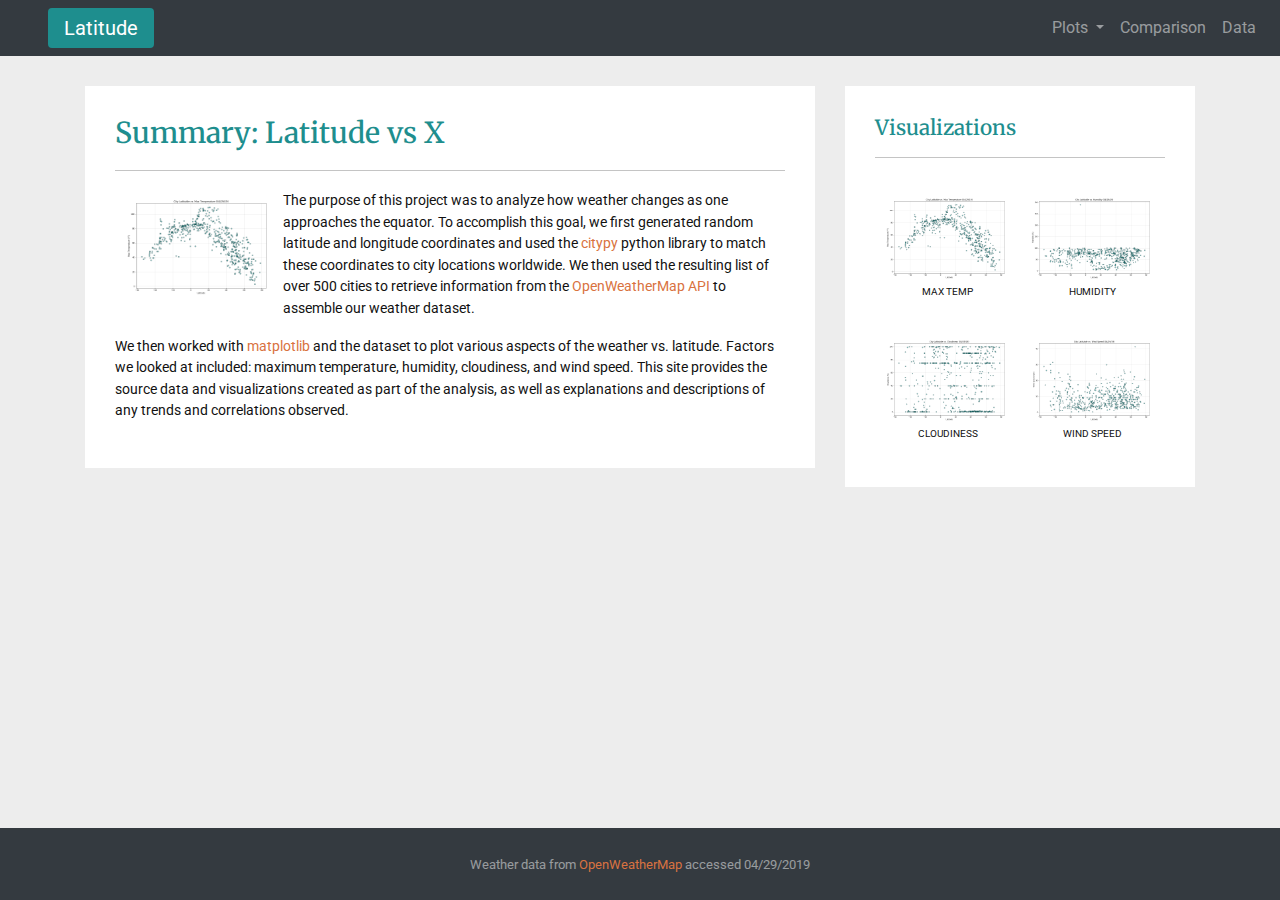
<file: index.html>
<!doctype html>
<html lang="en">
  <head>
    <!-- Required meta tags -->
    <meta charset="utf-8">
    <meta name="viewport" content="width=device-width, initial-scale=1, shrink-to-fit=no">

    <!-- Bootstrap CSS -->
   <link rel="stylesheet" href="https://stackpath.bootstrapcdn.com/bootstrap/4.3.1/css/bootstrap.min.css" integrity="sha384-ggOyR0iXCbMQv3Xipma34MD+dH/1fQ784/j6cY/iJTQUOhcWr7x9JvoRxT2MZw1T" crossorigin="anonymous">
    <link rel="stylesheet" href="assets/css/style.css">

    <title>Latitude Analysis</title>
  </head>
  <body class="d-flex flex-column">
        <div id="page-content">

            <nav class="navbar navbar-expand-sm navbar-dark">
                <a class="navbar-brand" href="index.html">Latitude</a>
                <button class="navbar-toggler" type="button" data-toggle="collapse" data-target="#navbarSupportedContent" aria-controls="navbarSupportedContent" aria-expanded="false" aria-label="Toggle navigation">
                    <span class="navbar-toggler-icon"></span>
                </button>
              
                <div class="collapse navbar-collapse" id="navbarSupportedContent">
                    <ul class="navbar-nav ml-auto ">
                        <li class="nav-item dropdown">
                            <a class="nav-link dropdown-toggle" href="#" id="navbarDropdown" role="button" data-toggle="dropdown" aria-haspopup="true" aria-expanded="false">
                            Plots
                            </a>
                            <div class="dropdown-menu" aria-labelledby="navbarDropdown">
                                <a class="dropdown-item" href="visualizations/temp.html">Max Temperature</a>
                                <a class="dropdown-item" href="visualizations/humidity.html">Humidity</a>
                                <a class="dropdown-item" href="visualizations/cloudiness.html">Cloudiness</a>
                                <a class="dropdown-item" href="visualizations/wind.html">Wind Speed</a>
                            </div>
                        </li>
                        <li class="nav-item">
                            <a class="nav-link" href="comparison.html">Comparison</a>
                        </li>
                        <li class="nav-item">
                            <a class="nav-link" href="data.html">Data</a>
                         </li>
                    </ul>
                  
                </div>
            </nav>

            <div class="container">
                <div class="row">
                    <div class="col-md-8">
                        <div class="box">
                            <h1>Summary: Latitude vs X</h1>
                            <img src="assets/images/maxtemp.png" class="float-left" alt="Max Temperature Graph" width="25%">
                            <p>
                                The purpose of this project was to analyze how weather changes as one approaches the equator. To accomplish this goal, we first generated random latitude and longitude coordinates and used the <a href="https://pypi.org/project/citipy/" target="_blank">citypy</a> python library to match these coordinates to city locations worldwide. We then used the resulting list of over 500 cities to retrieve information from the <a href='https://openweathermap.org/' target="_blank">OpenWeatherMap API</a> to assemble our weather dataset.
                            </p>
                            <p>
                                We then worked with <a href="https://pypi.org/project/matplotlib/" target="_blank">matplotlib</a> and the dataset to plot various aspects of the weather vs. latitude. Factors we looked at included: maximum temperature, humidity, cloudiness, and wind speed. This site provides the source data and visualizations created as part of the analysis, as well as explanations and descriptions of any trends and correlations observed.
                            </p>

                        </div>
                    </div>

                    <div class="col-md-4" >
                        <div class="box">
                            <h2>Visualizations</h2>
                            <div class='container'>
                                    <div class="row">
                                        <div class="col-3 col-sm-3 col-md-6">
                                            <a href='visualizations/temp.html' class='viscard'>
                                                <img src="assets/images/maxtemp.png" class="img-fluid" alt="Latitude vs Max Temperature">
                                                <p>MAX TEMP</p>
                                            </a>
                                        </div>
                                        <div class="col-3 col-sm-3 col-md-6">
                                            <a href='visualizations/humidity.html' class='viscard'>
                                                <img src="assets/images/humidity.png" class="img-fluid" alt="Latitude vs Humidity">
                                                <p>HUMIDITY</p>
                                            </a>
                                        </div>
                                        <div class="col-3 col-sm-3 col-md-6">
                                            <a href='visualizations/cloudiness.html' class='viscard'>
                                                <img src="assets/images/cloudiness.png" class="img-fluid" alt="Latitude vs Cloudiness">
                                                <p>CLOUDINESS</p>
                                            </a>
                                        </div>
                                        <div class="col-3 col-sm-3 col-md-6">
                                            <a href='visualizations/wind.html' class='viscard'>
                                                <img src="assets/images/windspeed.png" class="img-fluid" alt="Latitude vs Wind Speed">
                                                <p>WIND SPEED</p>
                                            </a>
                                        </div>
                                    </div>
                                </div>
                        </div>
                    </div>
                </div>
            </div>


        </div><!-- end #page-content -->

        <!-- Footer -->
        
        <footer id="sticky-footer" class="py-4 bg-dark text-white-50">
            <div class="container text-center">
                <small>Weather data from <a href='https://openweathermap.org/'>OpenWeatherMap</a> accessed 04/29/2019</small>
            </div>
        </footer>

        
    <!-- Optional JavaScript -->
    <!-- jQuery first, then Popper.js, then Bootstrap JS -->
    <script src="https://code.jquery.com/jquery-3.3.1.slim.min.js" integrity="sha384-q8i/X+965DzO0rT7abK41JStQIAqVgRVzpbzo5smXKp4YfRvH+8abtTE1Pi6jizo" crossorigin="anonymous"></script>
    <script src="https://cdnjs.cloudflare.com/ajax/libs/popper.js/1.14.7/umd/popper.min.js" integrity="sha384-UO2eT0CpHqdSJQ6hJty5KVphtPhzWj9WO1clHTMGa3JDZwrnQq4sF86dIHNDz0W1" crossorigin="anonymous"></script>
    <script src="https://stackpath.bootstrapcdn.com/bootstrap/4.3.1/js/bootstrap.min.js" integrity="sha384-JjSmVgyd0p3pXB1rRibZUAYoIIy6OrQ6VrjIEaFf/nJGzIxFDsf4x0xIM+B07jRM" crossorigin="anonymous"></script>
  </body>
</html>
</file>
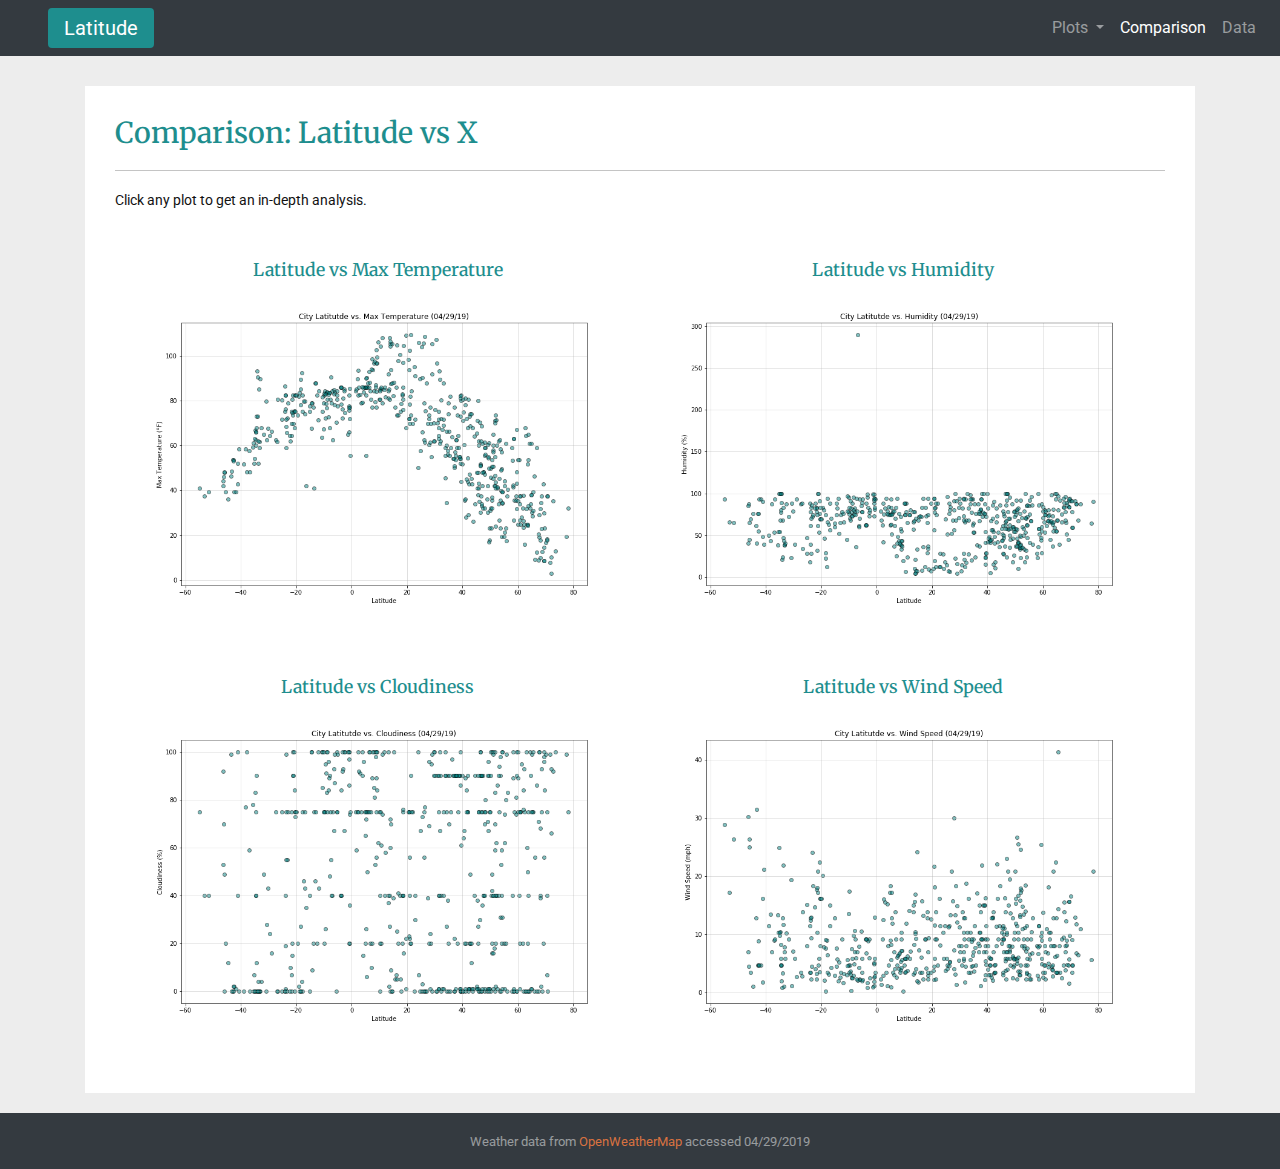
<file: comparison.html>
<!doctype html>
<html lang="en">
  <head>
    <!-- Required meta tags -->
    <meta charset="utf-8">
    <meta name="viewport" content="width=device-width, initial-scale=1, shrink-to-fit=no">

    <!-- Bootstrap CSS -->
    <link rel="stylesheet" href="https://stackpath.bootstrapcdn.com/bootstrap/4.3.1/css/bootstrap.min.css" integrity="sha384-ggOyR0iXCbMQv3Xipma34MD+dH/1fQ784/j6cY/iJTQUOhcWr7x9JvoRxT2MZw1T" crossorigin="anonymous">
    <link rel="stylesheet" href="assets/css/style.css">

    <title>Latitude Comparison</title>
  </head>
  <body class="d-flex flex-column">
        <div id="page-content">

            <nav class="navbar navbar-expand-sm navbar-dark">
                <a class="navbar-brand" href="index.html">Latitude</a>
                <button class="navbar-toggler" type="button" data-toggle="collapse" data-target="#navbarSupportedContent" aria-controls="navbarSupportedContent" aria-expanded="false" aria-label="Toggle navigation">
                    <span class="navbar-toggler-icon"></span>
                </button>
                      
                <div class="collapse navbar-collapse" id="navbarSupportedContent">
                    <ul class="navbar-nav ml-auto ">
                        <li class="nav-item dropdown">
                            <a class="nav-link dropdown-toggle" href="#" id="navbarDropdown" role="button" data-toggle="dropdown" aria-haspopup="true" aria-expanded="false">
                                Plots
                            </a>
                            <div class="dropdown-menu" aria-labelledby="navbarDropdown">
                                <a class="dropdown-item" href="visualizations/temp.html">Max Temperature</a>
                                <a class="dropdown-item" href="visualizations/humidity.html">Humidity</a>
                                <a class="dropdown-item" href="visualizations/cloudiness.html">Cloudiness</a>
                                <a class="dropdown-item" href="visualizations/wind.html">Wind Speed</a>
                            </div>
                        </li>
                        <li class="nav-item">
                            <a class="nav-link active" href="comparison.html">Comparison <span class="sr-only">(current)</span></a>
                        </li>
                        <li class="nav-item">
                            <a class="nav-link" href="data.html">Data</a>
                        </li>
                    </ul>
                          
                </div>
            </nav>

            <div class="container">
                <div class="row">
        
                    <div class="col-md-12" >
                        <div class="box">
                            <h1>Comparison: Latitude vs X</h1>
                            <p>Click any plot to get an in-depth analysis.</p>
                            <div class='container'>
                                <div class="row">
                                    <div class="col-12 col-sm-12 col-md-6">
                                        <a class="compcard" href="visualizations/temp.html">
                                            <h3>Latitude vs Max Temperature</h3>
                                            <img src="assets/images/maxtemp.png" class="img-fluid" alt="Latitude vs Max Temperature">
                                        </a>
                                    </div>
                                    <div class="col-12 col-sm-12 col-md-6">
                                        <a class="compcard" href="visualizations/humidity.html">
                                            <h3>Latitude vs Humidity</h3>
                                            <img src="assets/images/humidity.png" class="img-fluid" alt="Latitude vs Humidity">
                                        </a>
                                    </div>
                                    <div class="col-12 col-sm-12 col-md-6">
                                        <a class="compcard" href="visualizations/cloudiness.html">
                                            <h3>Latitude vs Cloudiness</h3>
                                            <img src="assets/images/cloudiness.png" class="img-fluid" alt="Latitude vs Cloudiness">
                                        </a>
                                    </div>
                                    <div class="col-12 col-sm-12 col-md-6">
                                        <a class="compcard" href="visualizations/wind.html">
                                            <h3>Latitude vs Wind Speed</h3>
                                            <img src="assets/images/windspeed.png" class="img-fluid" alt="Latitude vs Wind Speed">
                                        </a>
                                    </div>
                                </div>
                            </div>
                        </div>
                    </div>

                </div>
            </div>


        </div><!-- end #page-content -->

        <!-- Footer -->
        
        <footer id="sticky-footer" class="py-3 bg-dark text-white-50">
            <div class="container text-center">
                <small>Weather data from <a href='https://openweathermap.org/'>OpenWeatherMap</a> accessed 04/29/2019</small>
            </div>
        </footer>

        
    <!-- Optional JavaScript -->
    <!-- jQuery first, then Popper.js, then Bootstrap JS -->
    <script src="https://code.jquery.com/jquery-3.3.1.slim.min.js" integrity="sha384-q8i/X+965DzO0rT7abK41JStQIAqVgRVzpbzo5smXKp4YfRvH+8abtTE1Pi6jizo" crossorigin="anonymous"></script>
    <script src="https://cdnjs.cloudflare.com/ajax/libs/popper.js/1.14.7/umd/popper.min.js" integrity="sha384-UO2eT0CpHqdSJQ6hJty5KVphtPhzWj9WO1clHTMGa3JDZwrnQq4sF86dIHNDz0W1" crossorigin="anonymous"></script>
    <script src="https://stackpath.bootstrapcdn.com/bootstrap/4.3.1/js/bootstrap.min.js" integrity="sha384-JjSmVgyd0p3pXB1rRibZUAYoIIy6OrQ6VrjIEaFf/nJGzIxFDsf4x0xIM+B07jRM" crossorigin="anonymous"></script>
  </body>
</html>
</file>
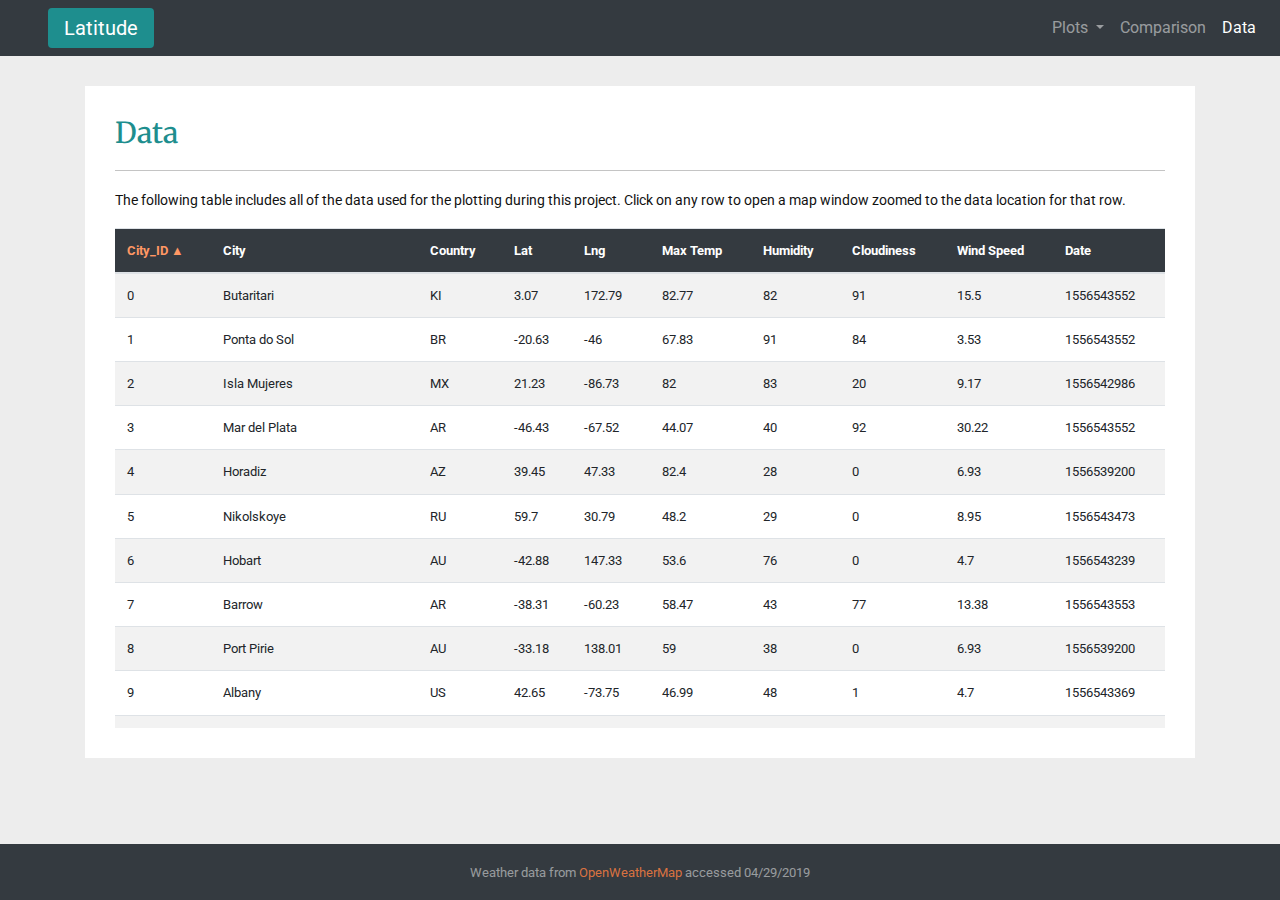
<file: data.html>
<!doctype html>
<html lang="en">
  <head>
    <!-- Required meta tags -->
    <meta charset="utf-8">
    <meta name="viewport" content="width=device-width, initial-scale=1, shrink-to-fit=no">

    <!-- Bootstrap CSS -->
    <link rel="stylesheet" href="https://stackpath.bootstrapcdn.com/bootstrap/4.3.1/css/bootstrap.min.css" integrity="sha384-ggOyR0iXCbMQv3Xipma34MD+dH/1fQ784/j6cY/iJTQUOhcWr7x9JvoRxT2MZw1T" crossorigin="anonymous">
    <link rel="stylesheet" href="assets/css/style.css">

    <title>Latitude Data</title>
  </head>
  <body class="d-flex flex-column">
        <div id="page-content">

            <nav class="navbar navbar-expand-sm navbar-dark">
                <a class="navbar-brand" href="index.html">Latitude</a>
                <button class="navbar-toggler" type="button" data-toggle="collapse" data-target="#navbarSupportedContent" aria-controls="navbarSupportedContent" aria-expanded="false" aria-label="Toggle navigation">
                    <span class="navbar-toggler-icon"></span>
                </button>
                      
                <div class="collapse navbar-collapse" id="navbarSupportedContent">
                    <ul class="navbar-nav ml-auto ">
                        <li class="nav-item dropdown">
                            <a class="nav-link dropdown-toggle" href="#" id="navbarDropdown" role="button" data-toggle="dropdown" aria-haspopup="true" aria-expanded="false">
                                Plots
                            </a>
                            <div class="dropdown-menu" aria-labelledby="navbarDropdown">
                                <a class="dropdown-item" href="visualizations/temp.html">Max Temperature</a>
                                <a class="dropdown-item" href="visualizations/humidity.html">Humidity</a>
                                <a class="dropdown-item" href="visualizations/cloudiness.html">Cloudiness</a>
                                <a class="dropdown-item" href="visualizations/wind.html">Wind Speed</a>
                            </div>
                        </li>
                        <li class="nav-item">
                            <a class="nav-link" href="comparison.html">Comparison</a>
                        </li>
                        <li class="nav-item">
                            <a class="nav-link active" href="data.html">Data <span class="sr-only">(current)</span></a>
                        </li>
                    </ul>
                          
                </div>
            </nav>

            <div class="container">
                <div class="row">
        
                    <div class="col-md-12" >
                        <div class="box">
                            <h1>Data</h1>
                            <p>The following table includes all of the data used for the plotting during this project. Click on any row to open a map window zoomed to the data location for that row.</p>
                            <div class="overflow-auto" style="max-height:500px;">
                                   
                                    <table class="table table-striped">
                                            <thead>
                                              <tr>
                                                <th class='active up' scope="col">City_ID</th>
                                                <th scope="col">City</th>
                                                <th scope="col">Country</th>
                                                <th scope="col">Lat</th>
                                                <th scope="col">Lng</th>
                                                <th scope="col">Max Temp</th>
                                                <th scope="col">Humidity</th>
                                                <th scope="col">Cloudiness</th>
                                                <th scope="col">Wind Speed</th>
                                                <th scope="col">Date</th>
                                              </tr>
                                            </thead>
                                            <tbody id='data_content'>
                                              
                                            </tbody>
                                          </table>
                            </div>
                        </div>
                    </div>

                </div>
            </div>


        </div><!-- end #page-content -->

        <!-- Footer -->
        
        <footer id="sticky-footer" class="py-3 bg-dark text-white-50">
            <div class="container text-center">
                    <small>Weather data from <a href='https://openweathermap.org/'>OpenWeatherMap</a> accessed 04/29/2019</small>
            </div>
        </footer>

        
    <!-- Optional JavaScript -->
    <!-- jQuery first, then Popper.js, then Bootstrap JS -->
    <script src="https://code.jquery.com/jquery-3.3.1.slim.min.js" integrity="sha384-q8i/X+965DzO0rT7abK41JStQIAqVgRVzpbzo5smXKp4YfRvH+8abtTE1Pi6jizo" crossorigin="anonymous"></script>
    <script src="https://cdnjs.cloudflare.com/ajax/libs/popper.js/1.14.7/umd/popper.min.js" integrity="sha384-UO2eT0CpHqdSJQ6hJty5KVphtPhzWj9WO1clHTMGa3JDZwrnQq4sF86dIHNDz0W1" crossorigin="anonymous"></script>
    <script src="https://stackpath.bootstrapcdn.com/bootstrap/4.3.1/js/bootstrap.min.js" integrity="sha384-JjSmVgyd0p3pXB1rRibZUAYoIIy6OrQ6VrjIEaFf/nJGzIxFDsf4x0xIM+B07jRM" crossorigin="anonymous"></script>
    <script src='assets/js/cities.js'></script>
    <script src='assets/js/tabdata.js'></script>
  </body>
</html>
</file>
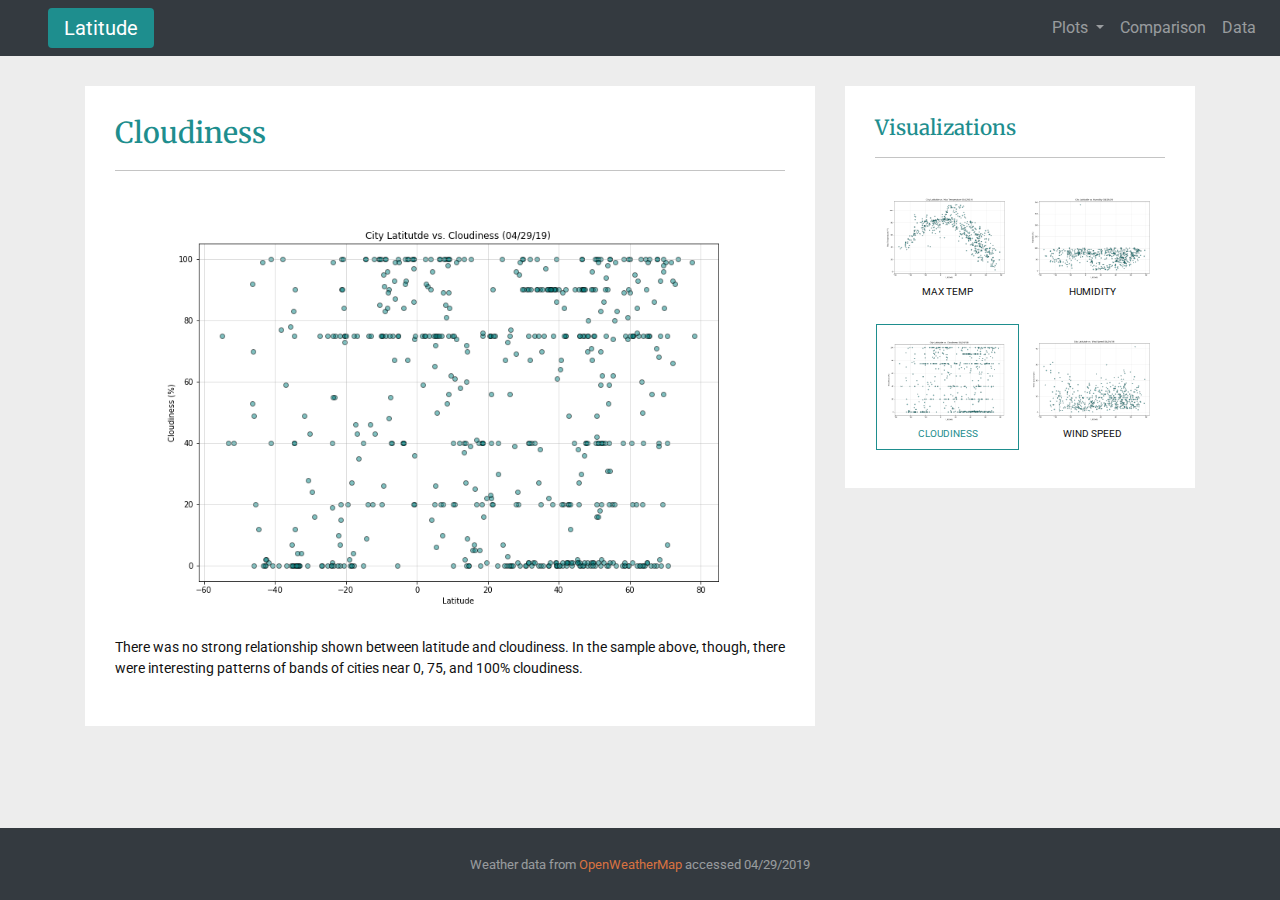
<file: visualizations/cloudiness.html>
<!doctype html>
<html lang="en">
  <head>
    <!-- Required meta tags -->
    <meta charset="utf-8">
    <meta name="viewport" content="width=device-width, initial-scale=1, shrink-to-fit=no">

    <!-- Bootstrap CSS -->
   <link rel="stylesheet" href="https://stackpath.bootstrapcdn.com/bootstrap/4.3.1/css/bootstrap.min.css" integrity="sha384-ggOyR0iXCbMQv3Xipma34MD+dH/1fQ784/j6cY/iJTQUOhcWr7x9JvoRxT2MZw1T" crossorigin="anonymous">
    <link rel="stylesheet" href="../assets/css/style.css">

    <title>Latitude vs Cloudiness</title>
  </head>
  <body class="d-flex flex-column">
        <div id="page-content">

            <nav class="navbar navbar-expand-sm navbar-dark">
                <a class="navbar-brand" href="../index.html">Latitude</a>
                <button class="navbar-toggler" type="button" data-toggle="collapse" data-target="#navbarSupportedContent" aria-controls="navbarSupportedContent" aria-expanded="false" aria-label="Toggle navigation">
                    <span class="navbar-toggler-icon"></span>
                </button>
              
                <div class="collapse navbar-collapse" id="navbarSupportedContent">
                    <ul class="navbar-nav ml-auto ">
                        <!--<li class="nav-item active">
                            <a class="nav-link" href="#">Home <span class="sr-only">(current)</span></a>
                         </li>-->
                        <li class="nav-item dropdown">
                            <a class="nav-link dropdown-toggle" href="#" id="navbarDropdown" role="button" data-toggle="dropdown" aria-haspopup="true" aria-expanded="false">
                            Plots
                            </a>
                            <div class="dropdown-menu" aria-labelledby="navbarDropdown">
                                <a class="dropdown-item" href="temp.html">Max Temperature</a>
                                <a class="dropdown-item" href="humidity.html">Humidity</a>
                                <a class="dropdown-item active" href="cloudiness.html">Cloudiness <span class="sr-only">(current)</span></a>
                                <a class="dropdown-item" href="wind.html">Wind Speed</a>
                            </div>
                        </li>
                        <li class="nav-item">
                            <a class="nav-link" href="../comparison.html">Comparison</a>
                        </li>
                        <li class="nav-item">
                            <a class="nav-link" href="../data.html">Data</a>
                         </li>
                    </ul>
                  
                </div>
            </nav>

            <div class="container">
                <div class="row">
                    <div class="col-md-8">
                        <div class="box">
                            <h1>Cloudiness</h1>
                            <img src="../assets/images/cloudiness.png" class="img-fluid" alt="Cloudiness Graph">
                            <p>
                                There was no strong relationship shown between latitude and cloudiness. In the sample above, though, there were interesting patterns of bands of cities near 0, 75, and 100% cloudiness.
                            </p>

                        </div>
                    </div>

                    <div class="col-md-4" >
                        <div class="box">
                            <h2>Visualizations</h2>
                            <div class='container'>
                                <div class="row">
                                    <div class="col-3 col-sm-3 col-md-6">
                                        <a href='temp.html' class='viscard'>
                                            <img src="../assets/images/maxtemp.png" class="img-fluid" alt="Latitude vs Max Temperature">
                                            <p>MAX TEMP</p>
                                        </a>
                                    </div>
                                    <div class="col-3 col-sm-3 col-md-6">
                                        <a href='humidity.html' class='viscard'>
                                            <img src="../assets/images/humidity.png" class="img-fluid" alt="Latitude vs Humidity">
                                            <p>HUMIDITY</p>
                                        </a>
                                    </div>
                                    <div class="col-3 col-sm-3 col-md-6">
                                        <a href='cloudiness.html' class='viscard active'>
                                            <img src="../assets/images/cloudiness.png" class="img-fluid" alt="Latitude vs Cloudiness">
                                            <p>CLOUDINESS</p>
                                        </a>
                                    </div>
                                    <div class="col-3 col-sm-3 col-md-6">
                                        <a href='wind.html' class='viscard'>
                                            <img src="../assets/images/windspeed.png" class="img-fluid" alt="Latitude vs Wind Speed">
                                            <p>WIND SPEED</p>
                                        </a>
                                    </div>
                                </div>
                            </div>
                        </div>
                    </div>
                </div>
            </div>


        </div><!-- end #page-content -->

        <!-- Footer -->
        
        <footer id="sticky-footer" class="py-4 bg-dark text-white-50">
            <div class="container text-center">
                <small>Weather data from <a href='https://openweathermap.org/' target=>OpenWeatherMap</a> accessed 04/29/2019</small>
            </div>
        </footer>

        
    <!-- Optional JavaScript -->
    <!-- jQuery first, then Popper.js, then Bootstrap JS -->
    <script src="https://code.jquery.com/jquery-3.3.1.slim.min.js" integrity="sha384-q8i/X+965DzO0rT7abK41JStQIAqVgRVzpbzo5smXKp4YfRvH+8abtTE1Pi6jizo" crossorigin="anonymous"></script>
    <script src="https://cdnjs.cloudflare.com/ajax/libs/popper.js/1.14.7/umd/popper.min.js" integrity="sha384-UO2eT0CpHqdSJQ6hJty5KVphtPhzWj9WO1clHTMGa3JDZwrnQq4sF86dIHNDz0W1" crossorigin="anonymous"></script>
    <script src="https://stackpath.bootstrapcdn.com/bootstrap/4.3.1/js/bootstrap.min.js" integrity="sha384-JjSmVgyd0p3pXB1rRibZUAYoIIy6OrQ6VrjIEaFf/nJGzIxFDsf4x0xIM+B07jRM" crossorigin="anonymous"></script>
  </body>
</html>
</file>
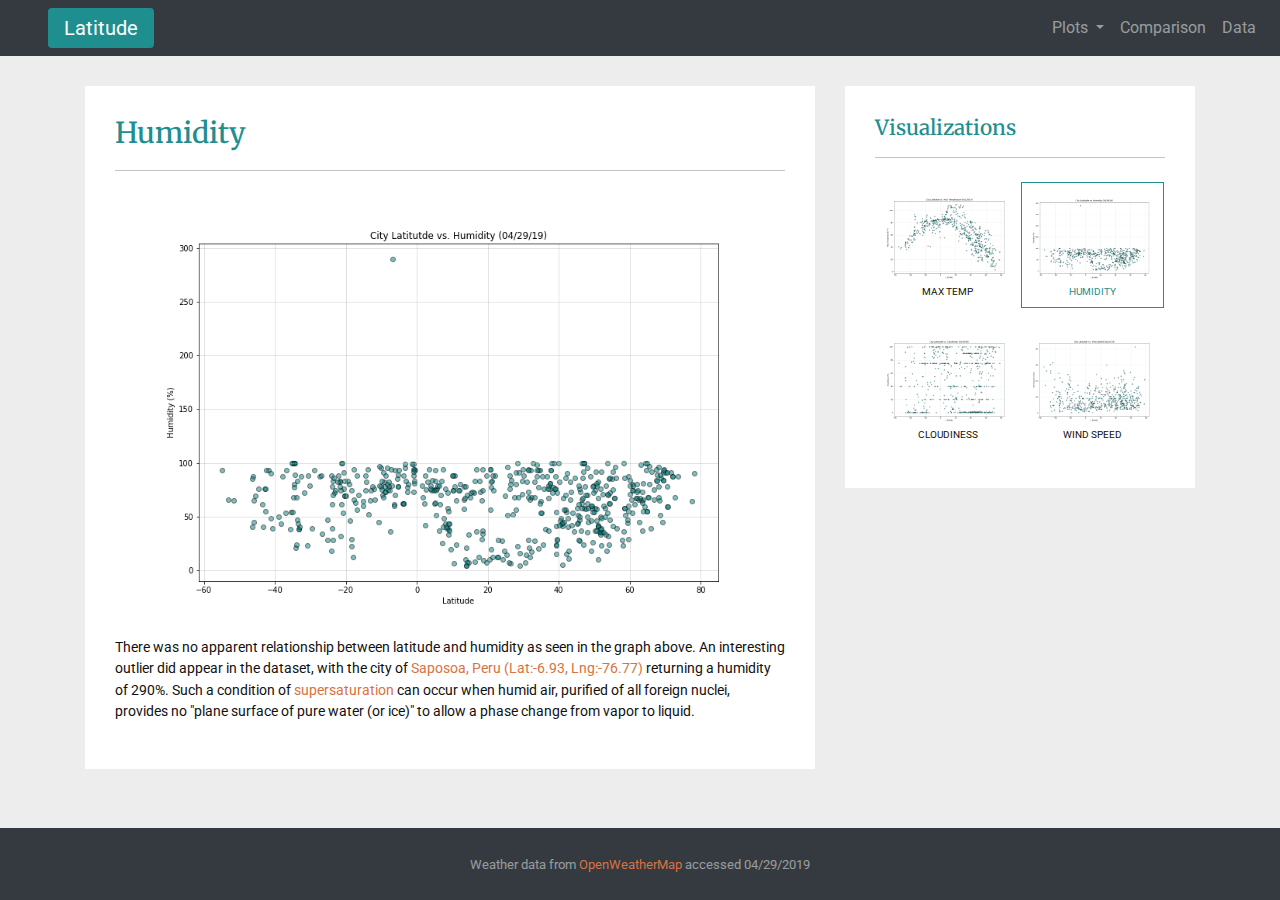
<file: visualizations/humidity.html>
<!doctype html>
<html lang="en">
  <head>
    <!-- Required meta tags -->
    <meta charset="utf-8">
    <meta name="viewport" content="width=device-width, initial-scale=1, shrink-to-fit=no">

    <!-- Bootstrap CSS -->
   <link rel="stylesheet" href="https://stackpath.bootstrapcdn.com/bootstrap/4.3.1/css/bootstrap.min.css" integrity="sha384-ggOyR0iXCbMQv3Xipma34MD+dH/1fQ784/j6cY/iJTQUOhcWr7x9JvoRxT2MZw1T" crossorigin="anonymous">
    <link rel="stylesheet" href="../assets/css/style.css">

    <title>Latitude vs Humidity</title>
  </head>
  <body class="d-flex flex-column">
        <div id="page-content">

            <nav class="navbar navbar-expand-sm navbar-dark">
                <a class="navbar-brand" href="../index.html">Latitude</a>
                <button class="navbar-toggler" type="button" data-toggle="collapse" data-target="#navbarSupportedContent" aria-controls="navbarSupportedContent" aria-expanded="false" aria-label="Toggle navigation">
                    <span class="navbar-toggler-icon"></span>
                </button>
              
                <div class="collapse navbar-collapse" id="navbarSupportedContent">
                    <ul class="navbar-nav ml-auto ">
                        <!--<li class="nav-item active">
                            <a class="nav-link" href="#">Home <span class="sr-only">(current)</span></a>
                         </li>-->
                        <li class="nav-item dropdown">
                            <a class="nav-link dropdown-toggle" href="#" id="navbarDropdown" role="button" data-toggle="dropdown" aria-haspopup="true" aria-expanded="false">
                            Plots
                            </a>
                            <div class="dropdown-menu" aria-labelledby="navbarDropdown">
                                <a class="dropdown-item" href="temp.html">Max Temperature</a>
                                <a class="dropdown-item active" href="humidity.html">Humidity <span class="sr-only">(current)</span></a>
                                <a class="dropdown-item" href="cloudiness.html">Cloudiness</a>
                                <a class="dropdown-item" href="wind.html">Wind Speed</a>
                            </div>
                        </li>
                        <li class="nav-item">
                            <a class="nav-link" href="../comparison.html">Comparison</a>
                        </li>
                        <li class="nav-item">
                            <a class="nav-link" href="../data.html">Data</a>
                         </li>
                    </ul>
                  
                </div>
            </nav>

            <div class="container">
                <div class="row">
                    <div class="col-md-8">
                        <div class="box">
                            <h1>Humidity</h1>
                            <img src="../assets/images/humidity.png" class="img-fluid" alt="Humidity Graph">
                            <p>
                                There was no apparent relationship between latitude and humidity as seen in the graph above. An interesting outlier did appear in the dataset, with the city of <a href="https://www.google.com/maps/place/6%C2%B055'48.0%22S+76%C2%B046'12.0%22W/@-7.0436983,-94.7902055,4z/data=!4m5!3m4!1s0x0:0x0!8m2!3d-6.93!4d-76.77" target='_blank'>Saposoa, Peru (Lat:-6.93, Lng:-76.77)</a> returning a humidity of 290%. Such a condition of <a href="http://glossary.ametsoc.org/wiki/Supersaturation" target='_blank'>supersaturation</a> can occur when humid air, purified of all foreign nuclei, provides no "plane surface of pure water (or ice)" to allow a phase change from vapor to liquid.
                            </p>

                        </div>
                    </div>

                    <div class="col-md-4" >
                        <div class="box">
                            <h2>Visualizations</h2>
                            <div class='container'>
                                <div class="row">
                                    <div class="col-3 col-sm-3 col-md-6">
                                        <a href='temp.html' class='viscard'>
                                            <img src="../assets/images/maxtemp.png" class="img-fluid" alt="Latitude vs Max Temperature">
                                            <p>MAX TEMP</p>
                                        </a>
                                    </div>
                                    <div class="col-3 col-sm-3 col-md-6">
                                        <a href='humidity.html' class='viscard active'>
                                            <img src="../assets/images/humidity.png" class="img-fluid" alt="Latitude vs Humidity">
                                            <p>HUMIDITY</p>
                                        </a>
                                    </div>
                                    <div class="col-3 col-sm-3 col-md-6">
                                        <a href='cloudiness.html' class='viscard'>
                                            <img src="../assets/images/cloudiness.png" class="img-fluid" alt="Latitude vs Cloudiness">
                                            <p>CLOUDINESS</p>
                                        </a>
                                    </div>
                                    <div class="col-3 col-sm-3 col-md-6">
                                        <a href='wind.html' class='viscard'>
                                            <img src="../assets/images/windspeed.png" class="img-fluid" alt="Latitude vs Wind Speed">
                                            <p>WIND SPEED</p>
                                        </a>
                                    </div>
                                </div>
                            </div>
                        </div>
                    </div>
                </div>
            </div>


        </div><!-- end #page-content -->

        <!-- Footer -->
        
        <footer id="sticky-footer" class="py-4 bg-dark text-white-50">
            <div class="container text-center">
                <small>Weather data from <a href='https://openweathermap.org/' target=>OpenWeatherMap</a> accessed 04/29/2019</small>
            </div>
        </footer>

        
    <!-- Optional JavaScript -->
    <!-- jQuery first, then Popper.js, then Bootstrap JS -->
    <script src="https://code.jquery.com/jquery-3.3.1.slim.min.js" integrity="sha384-q8i/X+965DzO0rT7abK41JStQIAqVgRVzpbzo5smXKp4YfRvH+8abtTE1Pi6jizo" crossorigin="anonymous"></script>
    <script src="https://cdnjs.cloudflare.com/ajax/libs/popper.js/1.14.7/umd/popper.min.js" integrity="sha384-UO2eT0CpHqdSJQ6hJty5KVphtPhzWj9WO1clHTMGa3JDZwrnQq4sF86dIHNDz0W1" crossorigin="anonymous"></script>
    <script src="https://stackpath.bootstrapcdn.com/bootstrap/4.3.1/js/bootstrap.min.js" integrity="sha384-JjSmVgyd0p3pXB1rRibZUAYoIIy6OrQ6VrjIEaFf/nJGzIxFDsf4x0xIM+B07jRM" crossorigin="anonymous"></script>
  </body>
</html>
</file>
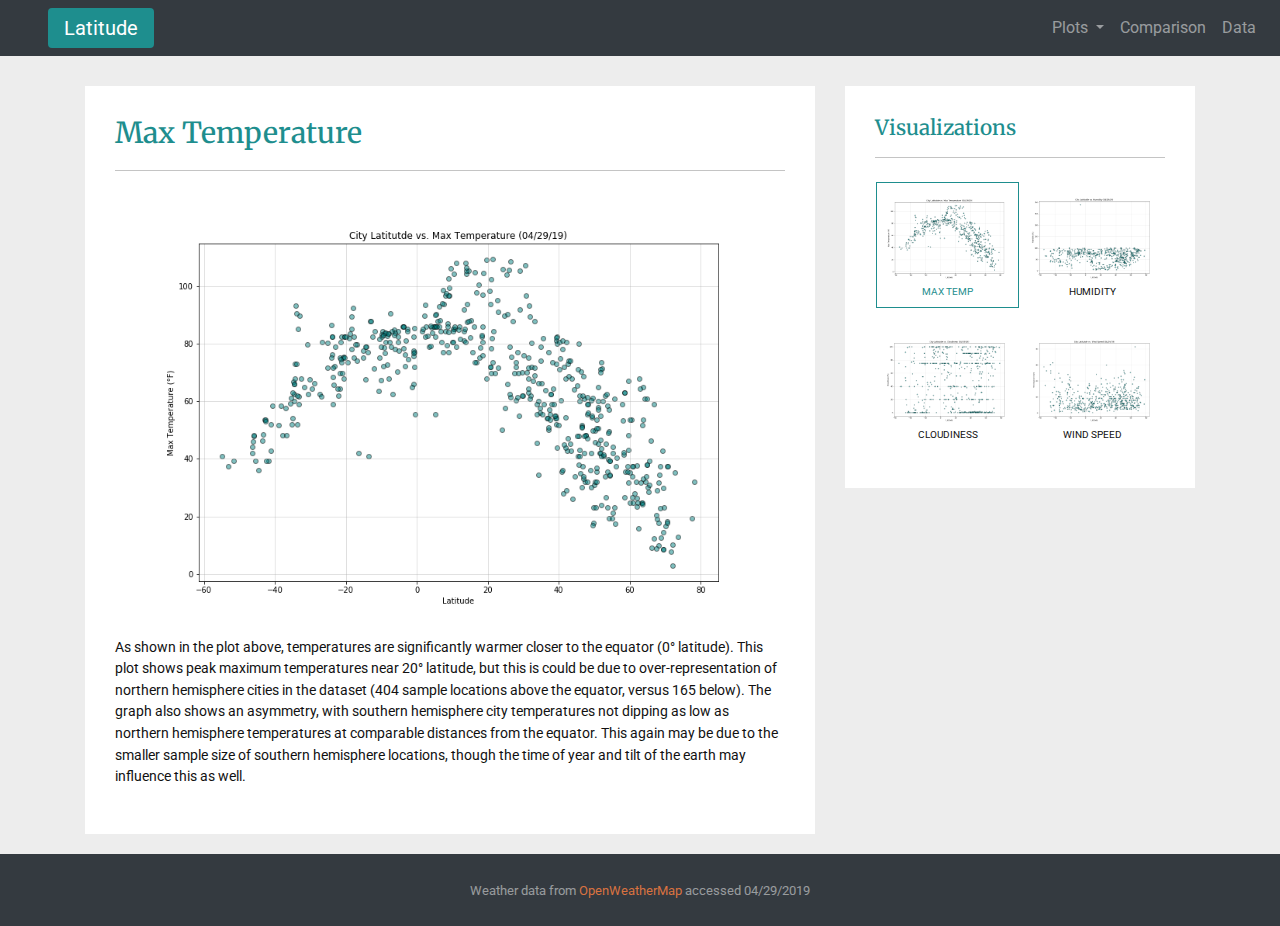
<file: visualizations/temp.html>
<!doctype html>
<html lang="en">
  <head>
    <!-- Required meta tags -->
    <meta charset="utf-8">
    <meta name="viewport" content="width=device-width, initial-scale=1, shrink-to-fit=no">

    <!-- Bootstrap CSS -->
   <link rel="stylesheet" href="https://stackpath.bootstrapcdn.com/bootstrap/4.3.1/css/bootstrap.min.css" integrity="sha384-ggOyR0iXCbMQv3Xipma34MD+dH/1fQ784/j6cY/iJTQUOhcWr7x9JvoRxT2MZw1T" crossorigin="anonymous">
    <link rel="stylesheet" href="../assets/css/style.css">

    <title>Latitude vs Maximum Temperature</title>
  </head>
  <body class="d-flex flex-column">
        <div id="page-content">

            <nav class="navbar navbar-expand-sm navbar-dark">
                <a class="navbar-brand" href="../index.html">Latitude</a>
                <button class="navbar-toggler" type="button" data-toggle="collapse" data-target="#navbarSupportedContent" aria-controls="navbarSupportedContent" aria-expanded="false" aria-label="Toggle navigation">
                    <span class="navbar-toggler-icon"></span>
                </button>
              
                <div class="collapse navbar-collapse" id="navbarSupportedContent">
                    <ul class="navbar-nav ml-auto ">
                        <!--<li class="nav-item active">
                            <a class="nav-link" href="#">Home <span class="sr-only">(current)</span></a>
                         </li>-->
                        <li class="nav-item dropdown">
                            <a class="nav-link dropdown-toggle" href="#" id="navbarDropdown" role="button" data-toggle="dropdown" aria-haspopup="true" aria-expanded="false">
                            Plots
                            </a>
                            <div class="dropdown-menu" aria-labelledby="navbarDropdown">
                                <a class="dropdown-item active" href="temp.html">Max Temperature <span class="sr-only">(current)</span></a>
                                <a class="dropdown-item" href="humidity.html">Humidity</a>
                                <a class="dropdown-item" href="cloudiness.html">Cloudiness</a>
                                <a class="dropdown-item" href="wind.html">Wind Speed</a>
                            </div>
                        </li>
                        <li class="nav-item">
                            <a class="nav-link" href="../comparison.html">Comparison</a>
                        </li>
                        <li class="nav-item">
                            <a class="nav-link" href="../data.html">Data</a>
                         </li>
                    </ul>
                  
                </div>
            </nav>

            <div class="container">
                <div class="row">
                    <div class="col-md-8">
                        <div class="box">
                            <h1>Max Temperature</h1>
                            <img src="../assets/images/maxtemp.png" class="img-fluid" alt="Max Temperature Graph">
                            <p>
                                As shown in the plot above, temperatures are significantly warmer closer to the equator (0&deg; latitude). This plot shows peak maximum temperatures near 20&deg; latitude, but this is could be due to over-representation of northern hemisphere cities in the dataset (404 sample locations above the equator, versus 165 below). The graph also shows an asymmetry, with southern hemisphere city temperatures not dipping as low as northern hemisphere temperatures at comparable distances from the equator. This again may be due to the smaller sample size of southern hemisphere locations, though the time of year and tilt of the earth may influence this as well.
                            </p>

                        </div>
                    </div>

                    <div class="col-md-4" >
                        <div class="box">
                            <h2>Visualizations</h2>
                            <div class='container'>
                                <div class="row">
                                    <div class="col-3 col-sm-3 col-md-6">
                                        <a href='temp.html' class='viscard active'>
                                            <img src="../assets/images/maxtemp.png" class="img-fluid" alt="Latitude vs Max Temperature">
                                            <p>MAX TEMP</p>
                                        </a>
                                    </div>
                                    <div class="col-3 col-sm-3 col-md-6">
                                        <a href='humidity.html' class='viscard'>
                                            <img src="../assets/images/humidity.png" class="img-fluid" alt="Latitude vs Humidity">
                                            <p>HUMIDITY</p>
                                        </a>
                                    </div>
                                    <div class="col-3 col-sm-3 col-md-6">
                                        <a href='cloudiness.html' class='viscard'>
                                            <img src="../assets/images/cloudiness.png" class="img-fluid" alt="Latitude vs Cloudiness">
                                            <p>CLOUDINESS</p>
                                        </a>
                                    </div>
                                    <div class="col-3 col-sm-3 col-md-6">
                                        <a href='wind.html' class='viscard'>
                                            <img src="../assets/images/windspeed.png" class="img-fluid" alt="Latitude vs Wind Speed">
                                            <p>WIND SPEED</p>
                                        </a>
                                    </div>
                                </div>
                            </div>
                        </div>
                    </div>
                </div>
            </div>


        </div><!-- end #page-content -->

        <!-- Footer -->
        
        <footer id="sticky-footer" class="py-4 bg-dark text-white-50">
            <div class="container text-center">
                <small>Weather data from <a href='https://openweathermap.org/' target=>OpenWeatherMap</a> accessed 04/29/2019</small>
            </div>
        </footer>

        
    <!-- Optional JavaScript -->
    <!-- jQuery first, then Popper.js, then Bootstrap JS -->
    <script src="https://code.jquery.com/jquery-3.3.1.slim.min.js" integrity="sha384-q8i/X+965DzO0rT7abK41JStQIAqVgRVzpbzo5smXKp4YfRvH+8abtTE1Pi6jizo" crossorigin="anonymous"></script>
    <script src="https://cdnjs.cloudflare.com/ajax/libs/popper.js/1.14.7/umd/popper.min.js" integrity="sha384-UO2eT0CpHqdSJQ6hJty5KVphtPhzWj9WO1clHTMGa3JDZwrnQq4sF86dIHNDz0W1" crossorigin="anonymous"></script>
    <script src="https://stackpath.bootstrapcdn.com/bootstrap/4.3.1/js/bootstrap.min.js" integrity="sha384-JjSmVgyd0p3pXB1rRibZUAYoIIy6OrQ6VrjIEaFf/nJGzIxFDsf4x0xIM+B07jRM" crossorigin="anonymous"></script>
  </body>
</html>
</file>
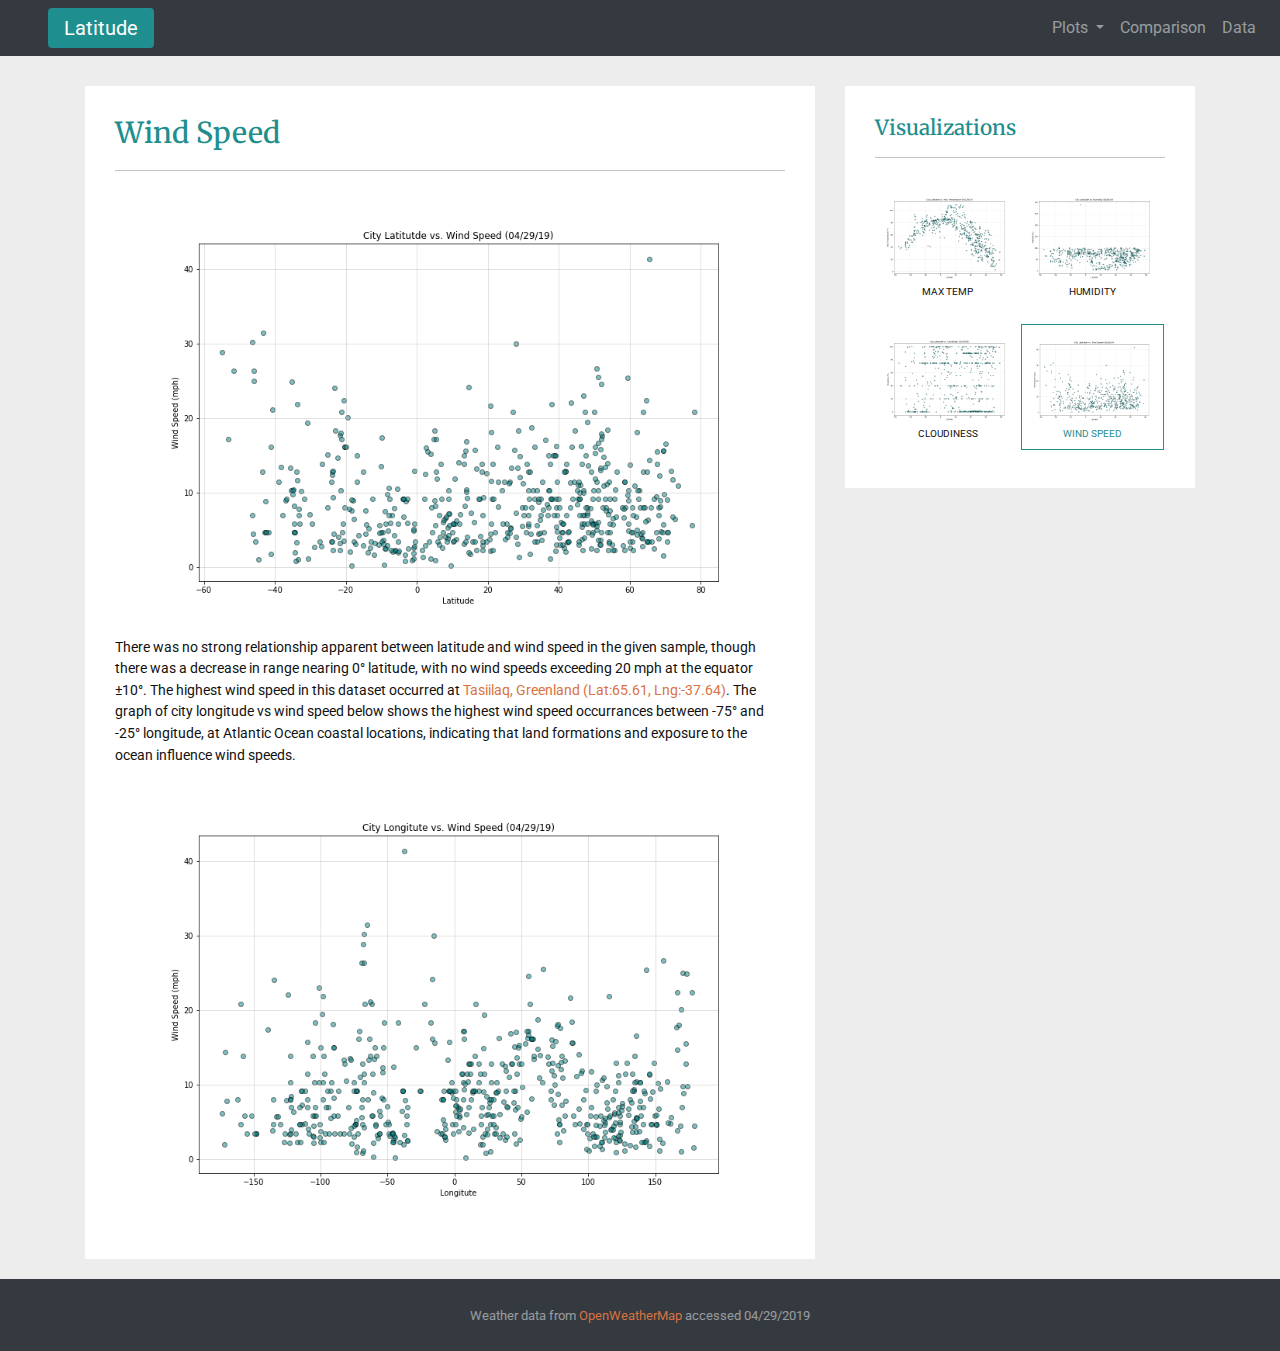
<file: visualizations/wind.html>
<!doctype html>
<html lang="en">
  <head>
    <!-- Required meta tags -->
    <meta charset="utf-8">
    <meta name="viewport" content="width=device-width, initial-scale=1, shrink-to-fit=no">

    <!-- Bootstrap CSS -->
   <link rel="stylesheet" href="https://stackpath.bootstrapcdn.com/bootstrap/4.3.1/css/bootstrap.min.css" integrity="sha384-ggOyR0iXCbMQv3Xipma34MD+dH/1fQ784/j6cY/iJTQUOhcWr7x9JvoRxT2MZw1T" crossorigin="anonymous">
    <link rel="stylesheet" href="../assets/css/style.css">

    <title>Latitude vs Wind Speed</title>
  </head>
  <body class="d-flex flex-column">
        <div id="page-content">

            <nav class="navbar navbar-expand-sm navbar-dark">
                <a class="navbar-brand" href="../index.html">Latitude</a>
                <button class="navbar-toggler" type="button" data-toggle="collapse" data-target="#navbarSupportedContent" aria-controls="navbarSupportedContent" aria-expanded="false" aria-label="Toggle navigation">
                    <span class="navbar-toggler-icon"></span>
                </button>
              
                <div class="collapse navbar-collapse" id="navbarSupportedContent">
                    <ul class="navbar-nav ml-auto ">
                        <!--<li class="nav-item active">
                            <a class="nav-link" href="#">Home <span class="sr-only">(current)</span></a>
                         </li>-->
                        <li class="nav-item dropdown">
                            <a class="nav-link dropdown-toggle" href="#" id="navbarDropdown" role="button" data-toggle="dropdown" aria-haspopup="true" aria-expanded="false">
                            Plots
                            </a>
                            <div class="dropdown-menu" aria-labelledby="navbarDropdown">
                                <a class="dropdown-item" href="temp.html">Max Temperature</a>
                                <a class="dropdown-item" href="humidity.html">Humidity</a>
                                <a class="dropdown-item" href="cloudiness.html">Cloudiness</a>
                                <a class="dropdown-item active" href="wind.html">Wind Speed <span class="sr-only">(current)</span></a>
                            </div>
                        </li>
                        <li class="nav-item">
                            <a class="nav-link" href="../comparison.html">Comparison</a>
                        </li>
                        <li class="nav-item">
                            <a class="nav-link" href="../data.html">Data</a>
                         </li>
                    </ul>
                  
                </div>
            </nav>

            <div class="container">
                <div class="row">
                    <div class="col-md-8">
                        <div class="box">
                            <h1>Wind Speed</h1>
                            <img src="../assets/images/windspeed.png" class="img-fluid" alt="Latitude vs Wind Speed Graph">
                            <p>
                                There was no strong relationship apparent between latitude and wind speed in the given sample, though there was a decrease in range nearing 0&deg; latitude, with no wind speeds exceeding 20 mph at the equator &plusmn;10&deg;. The highest wind speed in this dataset occurred at <a href="https://www.google.com/maps/place/65%C2%B036'36.0%22N+37%C2%B038'24.0%22W/@66.9521513,-73.0959365,3z/data=!4m5!3m4!1s0x0:0x0!8m2!3d65.61!4d-37.64" target="_blank">Tasiilaq, Greenland (Lat:65.61, Lng:-37.64)</a>. The graph of city longitude vs wind speed below shows the highest wind speed occurrances between -75&deg; and -25&deg; longitude, at Atlantic Ocean coastal locations, indicating that land formations and exposure to the ocean influence wind speeds.
                            </p>
                            <img src="../assets/images/windlong.png" class="img-fluid" alt="Longitude vs Wind Speed Graph">
                        </div>
                    </div>

                    <div class="col-md-4" >
                        <div class="box">
                            <h2>Visualizations</h2>
                            <div class='container'>
                                <div class="row">
                                    <div class="col-3 col-sm-3 col-md-6">
                                        <a href='temp.html' class='viscard'>
                                            <img src="../assets/images/maxtemp.png" class="img-fluid" alt="Latitude vs Max Temperature">
                                            <p>MAX TEMP</p>
                                        </a>
                                    </div>
                                    <div class="col-3 col-sm-3 col-md-6">
                                        <a href='humidity.html' class='viscard'>
                                            <img src="../assets/images/humidity.png" class="img-fluid" alt="Latitude vs Humidity">
                                            <p>HUMIDITY</p>
                                        </a>
                                    </div>
                                    <div class="col-3 col-sm-3 col-md-6">
                                        <a href='cloudiness.html' class='viscard'>
                                            <img src="../assets/images/cloudiness.png" class="img-fluid" alt="Latitude vs Cloudiness">
                                            <p>CLOUDINESS</p>
                                        </a>
                                    </div>
                                    <div class="col-3 col-sm-3 col-md-6">
                                        <a href='wind.html' class='viscard active'>
                                            <img src="../assets/images/windspeed.png" class="img-fluid" alt="Latitude vs Wind Speed">
                                            <p>WIND SPEED</p>
                                        </a>
                                    </div>
                                </div>
                            </div>
                        </div>
                    </div>
                </div>
            </div>


        </div><!-- end #page-content -->

        <!-- Footer -->
        
        <footer id="sticky-footer" class="py-4 bg-dark text-white-50">
            <div class="container text-center">
                <small>Weather data from <a href='https://openweathermap.org/' target=>OpenWeatherMap</a> accessed 04/29/2019</small>
            </div>
        </footer>

        
    <!-- Optional JavaScript -->
    <!-- jQuery first, then Popper.js, then Bootstrap JS -->
    <script src="https://code.jquery.com/jquery-3.3.1.slim.min.js" integrity="sha384-q8i/X+965DzO0rT7abK41JStQIAqVgRVzpbzo5smXKp4YfRvH+8abtTE1Pi6jizo" crossorigin="anonymous"></script>
    <script src="https://cdnjs.cloudflare.com/ajax/libs/popper.js/1.14.7/umd/popper.min.js" integrity="sha384-UO2eT0CpHqdSJQ6hJty5KVphtPhzWj9WO1clHTMGa3JDZwrnQq4sF86dIHNDz0W1" crossorigin="anonymous"></script>
    <script src="https://stackpath.bootstrapcdn.com/bootstrap/4.3.1/js/bootstrap.min.js" integrity="sha384-JjSmVgyd0p3pXB1rRibZUAYoIIy6OrQ6VrjIEaFf/nJGzIxFDsf4x0xIM+B07jRM" crossorigin="anonymous"></script>
  </body>
</html>
</file>
<file: assets/css/style.css>
@import url('https://fonts.googleapis.com/css?family=Merriweather:400,700|Roboto:300');

html, body{
    background-color:#ededed;
    height:100%;
    font-family: 'Roboto', sans-serif;
    color:#111;
}

p{
    font-size:.9rem;
}

nav{
    margin-bottom:30px;
}

.navbar{
    background-color:#1e8e8e;
}

.navbar-collapse.collapse.show{
    padding-left:1em;
    padding-right:1em;
    margin-right:-1em;
    margin-left:-1em;
    background-color:#343a40;
}


h1, h2{
    font-family: 'Merriweather', serif;
    color:#1e8e8e;
    border-bottom:1px #c4c4c4 solid;
}
.dropdown-menu{
    left:auto;
    right:0;
}
h1{
    font-size:1.8rem;
    padding-bottom:1.2rem;
    margin-bottom:1.2rem;
}

h2{
    font-size:1.3rem;
    padding-bottom:1rem;
    margin-bottom:1rem;
}
h3{
    font-family: 'Merriweather', serif;
    color:#1e8e8e;
    font-size:1.1rem;
    margin-top:1rem;
    padding-bottom:0;
    margin-bottom:0;
}

.box{
    padding: 30px;
    background-color: #fff;
    margin-bottom:20px;
}
a{
    text-decoration:none;
    color:#d97240;
}

a:hover, .dropdown-item:hover{
    color:#d94733;
}

.dropdown-item:active{
    color:#fff;
    background-color:#d97240;
}

.dropdown-item.active{
    color:#fff;
    background-color:#1e8e8e; 
}

a.navbar-brand{
    background-color:#1e8e8e; 
    border-radius:4px;
}

a.viscard, a.compcard{
    display:block;
    text-align:center;
    text-decoration:none;
    color:#111;
    margin:8px -14px;
    padding:8px 0;
    box-sizing:border-box;
}

.box .containter{
    padding:0;
    margin:0;
}
a.viscard p {
    font-size:.6rem;
    margin-bottom:0;
}

a.viscard.active, a.compcard.active{
    border:1px solid #1e8e8e;
    color:#1e8e8e;
}

a.viscard:hover, a.viscard.active:hover, a.viscard:active, a.viscard.active:active, a.compcard:hover, a.compcard:active{
    border:1px solid #d97240;
    color:#d97240;
}

a.compcard:hover h3, a.compcard:active h3{
    color:#d97240;
}

#page-content {
    flex: 1 0 auto;
}
  
#sticky-footer {
    flex-shrink: none;
}

table{
    font-size:.8rem;
}
table thead th{
    background-color:#343a40;
    color:#fff;
    cursor:pointer;
}
table thead th.active{
    color:#ff9764;
}

table thead th.active.up::after{
    content:" \25B2";
    color:#ff9764;
}

table thead th.active.down::after{
    content:" \25BC";
    color:#ff9764;
}
table tbody tr{
    cursor:pointer;
}

/* Small devices (landscape phones, 576px and up)*/
@media (min-width: 576px) {
    .navbar{
        background-color:#343a40;
    }

    a.navbar-brand{
        padding-left:1rem;
        padding-right:1rem;
    }
    
}

/* Medium devices (tablets, 768px and up)*/
@media (min-width: 768px) {
    a.navbar-brand{
        margin-left:2rem;
    }
}

/* Large devices (desktops, 992px and up)*/
@media (min-width: 992px) { 
}

/* Extra large devices (large desktops, 1200px and up)*/
@media (min-width: 1200px) {
}
</file>
